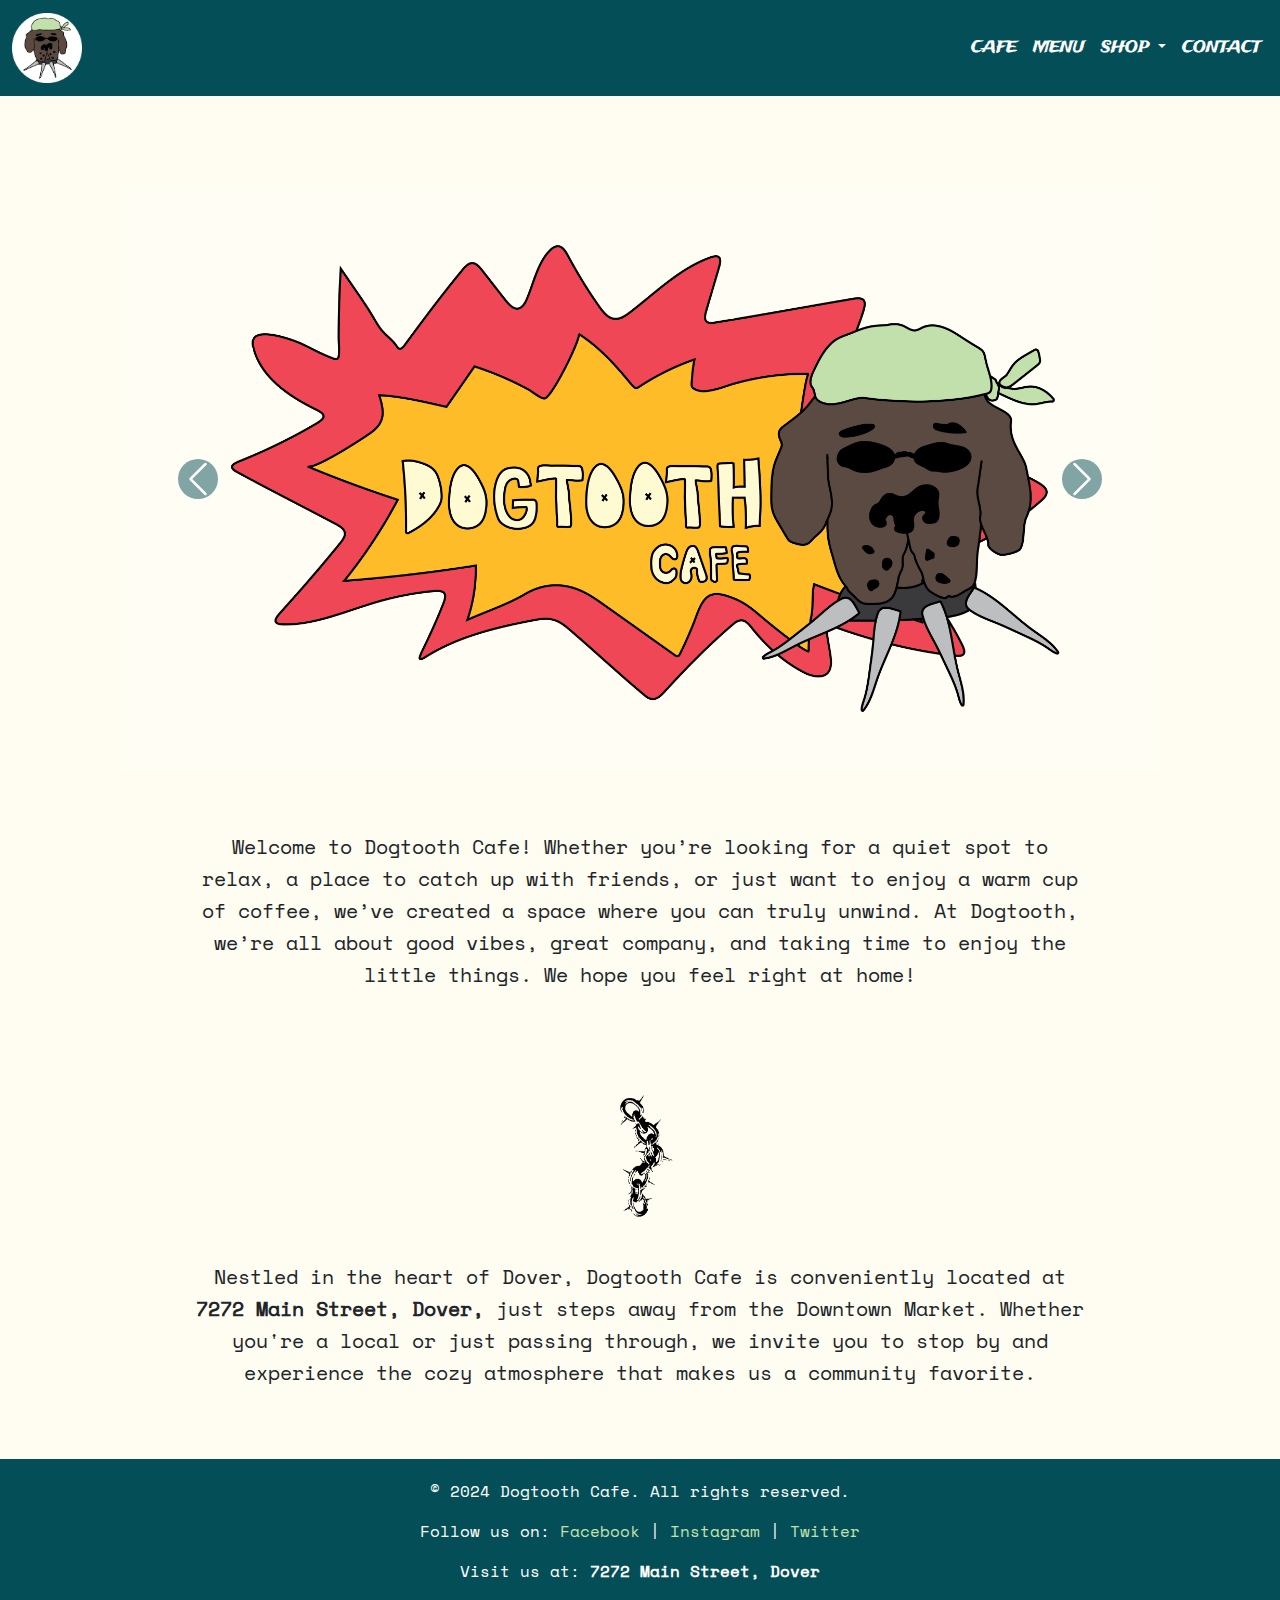
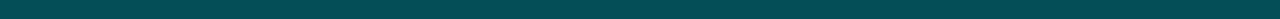
<file: index.html>
<!doctype html>
<html lang="en">
  <head>
    <meta charset="utf-8">
    <meta name="viewport" content="width=device-width, initial-scale=1">
    <meta name="description" content="YOUR DESCRIPTION HERE">
    <meta name="author" content="YOUR NAME HERE">
    <title>Starter Template · Bootstrap v5.3.3</title>

    <!-- LOAD BOOTSTRAP CSS - DO NOT DELETE -->
    <link href="https://cdn.jsdelivr.net/npm/bootstrap@5.3.3/dist/css/bootstrap.min.css" rel="stylesheet" integrity="sha384-QWTKZyjpPEjISv5WaRU9OFeRpok6YctnYmDr5pNlyT2bRjXh0JMhjY6hW+ALEwIH" crossorigin="anonymous">
    <!-- END LOADING BOOTSTRAP CSS -->

    
    <!-- Custom styles - add your own CSS to this stylesheet -->
    <link href="style.css" rel="stylesheet">
  </head>
  <body>

     <!-- START NAVBAR -->
   <nav class="navbar navbar-expand-lg">
  <div class="container-fluid">
    <a class="navbar-brand" href="index.html">
      <img src="images/dogtooth-logo2.png" alt="Brand Logo" width="70" height="70" class="d-inline-block align-text-center">
    </a>
    <button class="navbar-toggler" type="button" data-bs-toggle="collapse" data-bs-target="#navbarNavDropdown" aria-controls="navbarNavDropdown" aria-expanded="false" aria-label="Toggle navigation">
      <span class="navbar-toggler-icon"></span>
    </button>
    <div class="collapse navbar-collapse" id="navbarNavDropdown">
      <ul class="navbar-nav ms-auto">
        <li class="nav-item">
          <a class="nav-link" href="cafe.html">Cafe</a>
        </li>
        <li class="nav-item">
          <a class="nav-link" href="menu.html">Menu</a>
        </li>
        <li class="nav-item dropdown">
          <a class="nav-link dropdown-toggle" href="shop.html" role="button" data-bs-toggle="dropdown" aria-expanded="false">
            Shop
          </a>
          <ul class="dropdown-menu">
            <li><a class="dropdown-item" href="hoodies.html">Hoodies</a></li>
            <li><a class="dropdown-item" href="shirts.html">T-shirts</a></li>
            <li><a class="dropdown-item" href="swag.html">More Swag</a></li>
          </ul>
        </li>
        <li class="nav-item">
          <a class="nav-link" href="contact.html">Contact</a>
        </li>
      </ul>
    </div>
  </div>
</nav>
    <!-- END NAVBAR -->
    

<div id="carouselExampleFade" class="carousel slide carousel-fade">
  <div class="carousel-inner">
    <div class="carousel-item active">
      <img src="images/carousel-1.png" class="d-block w-100" alt="illustrated picture of the logo, a brown dog with a light green bandana">
    </div>
    <div class="carousel-item">
      <img src="images/pic2.png" class="d-block w-100" alt="image of two espresso cups filling with espresso">
    </div>
    <div class="carousel-item">
      <img src="images/pic3.png" class="d-block w-100" alt="split image of two difference scenes of the cafe">
    </div>
        <div class="carousel-item">
      <img src="images/pic4.png" class="d-block w-100" alt="close up image of a cup of coffee">
    </div>
  </div>
  <button class="carousel-control-prev" type="button" data-bs-target="#carouselExampleFade" data-bs-slide="prev">
    <span class="carousel-control-prev-icon" aria-hidden="true"></span>
    <span class="visually-hidden">Previous</span>
  </button>
  <button class="carousel-control-next" type="button" data-bs-target="#carouselExampleFade" data-bs-slide="next">
    <span class="carousel-control-next-icon" aria-hidden="true"></span>
    <span class="visually-hidden">Next</span>
  </button>
</div>

<!-- Centered paragraph section with symbols -->
<div class="responsive-container">
<div class="centered-text">

  <!-- Paragraph -->

  <p class="text-center">
    Welcome to Dogtooth Cafe! Whether you’re looking for a quiet spot to relax, a place to catch up with friends, or just want to enjoy a warm cup of coffee, we’ve created a space where you can truly unwind. At Dogtooth, we’re all about good vibes, great company, and taking time to enjoy the little things. We hope you feel right at home!
  </p>
</div>

  <!-- Symbol after paragraph -->
  <div class="image-container">
   <img src="images/chain.png" alt="black and white chains" class="symbol-image">
</div>

  <div class="centered-text">

    <!-- Paragraph 2 -->
    <p class="text-center">
      Nestled in the heart of Dover, Dogtooth Cafe is conveniently located at <strong> 7272 Main Street, Dover, </strong> just steps away from the Downtown Market. Whether you're a local or just passing through, we invite you to stop by and experience the cozy atmosphere that makes us a community favorite. 
    </p>
  </div>
</div>


<!-- FOOTER -->
<footer class="footer">
  <div class="container">
    <p>&copy; 2024 Dogtooth Cafe. All rights reserved.</p>
    <p>Follow us on:
      <a href="https://facebook.com" target="_blank">Facebook</a> |
      <a href="https://instagram.com" target="_blank">Instagram</a> |
      <a href="https://twitter.com" target="_blank">Twitter</a>
    </p>
    <p>Visit us at: <strong>7272 Main Street, Dover</strong></p>
  </div>
</footer>

<!-- LOAD BOOTSTRAP JAVASCRIPT - DO NOT DELETE -->
<script src="https://cdn.jsdelivr.net/npm/bootstrap@5.3.3/dist/js/bootstrap.bundle.min.js" integrity="sha384-YvpcrYf0tY3lHB60NNkmXc5s9fDVZLESaAA55NDzOxhy9GkcIdslK1eN7N6jIeHz" crossorigin="anonymous"></script>
<!-- END LOADING BOOTSTRAP JAVASCRIPT -->
      
  </body>
</html>
</file>
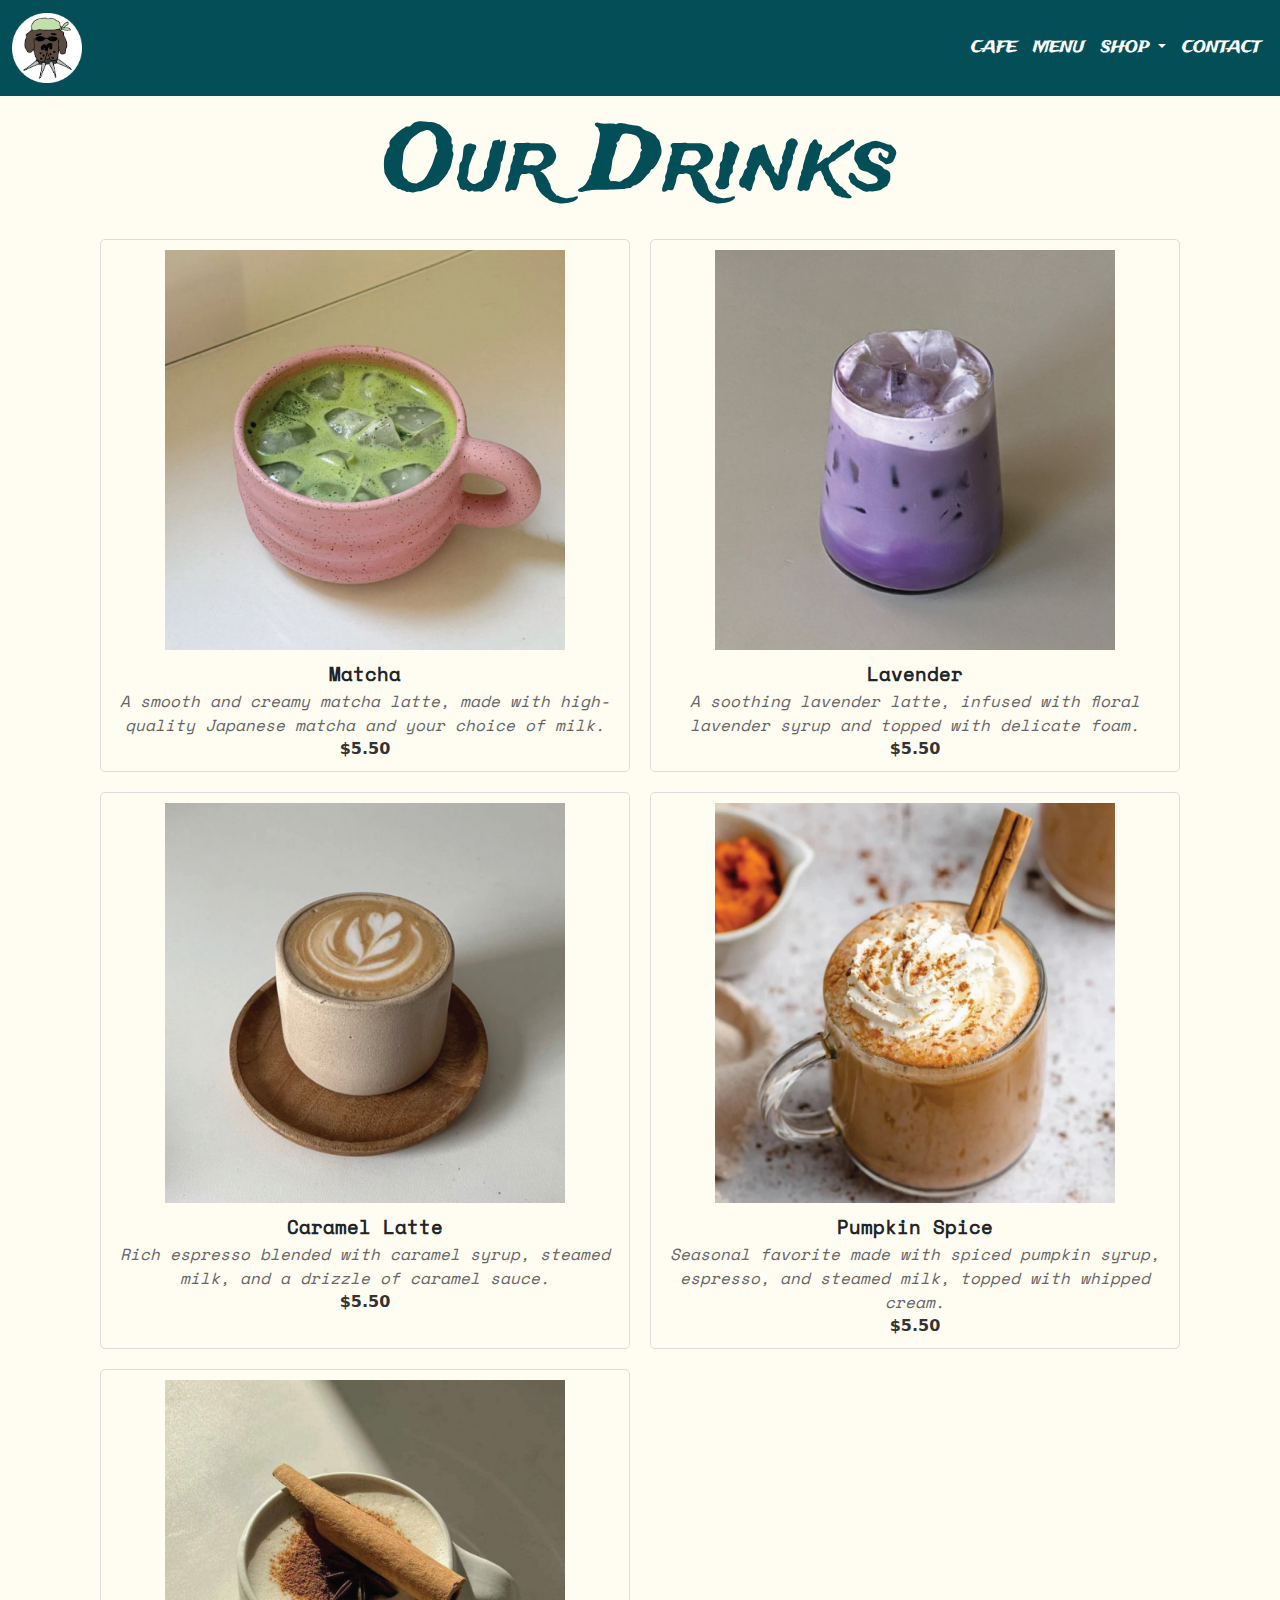
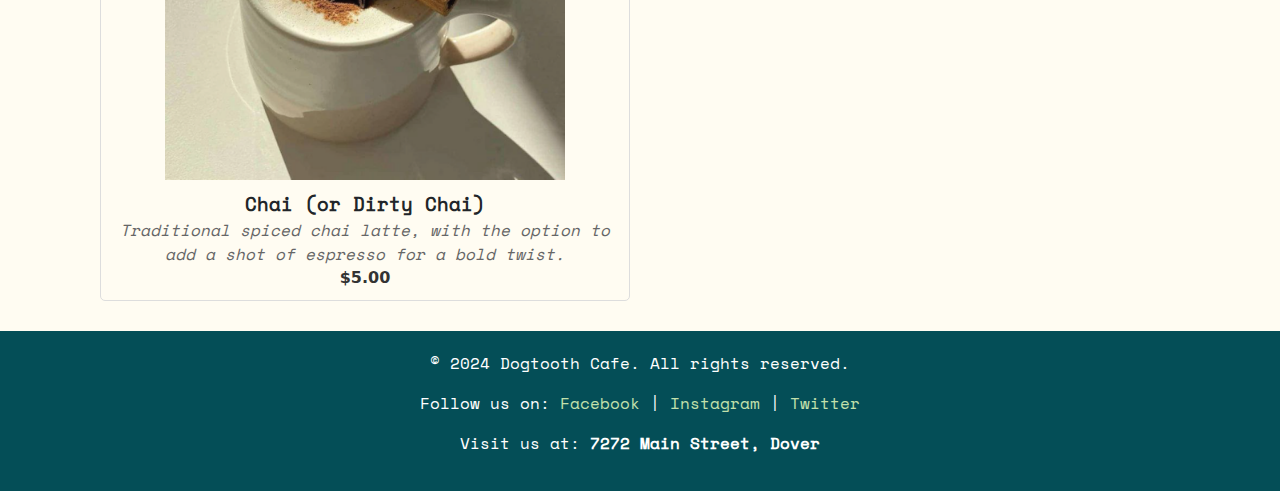
<file: cafe.html>
<!DOCTYPE html>
<html lang="en">
<head>
  <meta charset="UTF-8">
  <meta name="viewport" content="width=device-width, initial-scale=1.0">
  <title>Cafe</title>
  <link href="https://cdn.jsdelivr.net/npm/bootstrap@5.3.3/dist/css/bootstrap.min.css" rel="stylesheet">
  <link href="style.css" rel="stylesheet">


   <!-- START STYLE -->

   <style>
      h1 {
        font-family: 'Trade Winds', sans-serif;
        font-size:90px;
        text-align: center; /* Optional: Center-align the heading */
        color: #044E57;       /* Optional: Set the font color */
        margin-top: 15px;
      }

      .menu-section {
        margin-bottom: 30px;
        margin-right: 100px;
      
        margin-left: 100px;
      }

      .menu-section h2 {
        background-color: #333;
        color: #fff;
        padding: 10px;
        margin-bottom: 10px;
        text-align: center;
      }

      /* CSS Grid for Two-Column Layout */
      .menu-items {
        display: grid;
        grid-template-columns: repeat(2, 1fr); /* Creates two columns */
        gap: 20px; /* Space between items */
        margin-top: 20px;
      }


      .item-name {
        font-weight: bold;
        font-size: 1.2em;
      }

      .item-description {
        font-style: italic;
        color: #666;
      }

      .item-price {
        font-weight: bold;
        color: #333;
      }

      /* Responsive Design */
      @media (max-width: 768px) {
        .menu-items {
          grid-template-columns: 1fr; /* Single column on smaller screens */
        }
      }
    </style>
   <!-- END STYLE -->


</head>
<body>
  
   <!-- START NAVBAR -->
   <nav class="navbar navbar-expand-lg">
  <div class="container-fluid">
    <a class="navbar-brand" href="index.html">
      <img src="images/dogtooth-logo2.png" alt="Brand Logo" width="70" height="70" class="d-inline-block align-text-center">
    </a>
    <button class="navbar-toggler" type="button" data-bs-toggle="collapse" data-bs-target="#navbarNavDropdown" aria-controls="navbarNavDropdown" aria-expanded="false" aria-label="Toggle navigation">
      <span class="navbar-toggler-icon"></span>
    </button>
    <div class="collapse navbar-collapse" id="navbarNavDropdown">
      <ul class="navbar-nav ms-auto">
        <li class="nav-item">
          <a class="nav-link" href="cafe.html">Cafe</a>
        </li>
        <li class="nav-item">
          <a class="nav-link" href="menu.html">Menu</a>
        </li>
        <li class="nav-item dropdown">
          <a class="nav-link dropdown-toggle" href="shop.html" role="button" data-bs-toggle="dropdown" aria-expanded="false">
            Shop
          </a>
          <ul class="dropdown-menu">
            <li><a class="dropdown-item" href="hoodies.html">Hoodies</a></li>
            <li><a class="dropdown-item" href="shirts.html">T-shirts</a></li>
            <li><a class="dropdown-item" href="swag.html">More Swag</a></li>
          </ul>
        </li>
        <li class="nav-item">
          <a class="nav-link" href="contact.html">Contact</a>
        </li>
      </ul>
    </div>
  </div>
</nav>
    <!-- END NAVBAR -->
    

   <!-- Drinks Page Container -->
<div class="menu-container">
  <h1>Our Drinks</h1>

  <!-- Drinks Section -->
      <div class="menu-section">
  <div class="menu-items">
    <div class="menu-item">
      <img src="images/matcha.png" alt="Matcha" class="drink-image" >
      <div class="item-name">Matcha</div>
      <div class="item-description">A smooth and creamy matcha latte, made with high-quality Japanese matcha and your choice of milk.</div>
      <div class="item-price">$5.50</div>
    </div>
      <div class="menu-item">
        <img src="images/lavender.png" alt="Lavender" class="drink-image" >
        <div class="item-name">Lavender</div>
        <div class="item-description">A soothing lavender latte, infused with floral lavender syrup and topped with delicate foam.</div>
        <div class="item-price">$5.50</div>
      </div>
        <div class="menu-item">
          <img src="images/caramel.png" alt="Caramel Latte" class="drink-image" >
          <div class="item-name">Caramel Latte</div>
          <div class="item-description">Rich espresso blended with caramel syrup, steamed milk, and a drizzle of caramel sauce.</div>
          <div class="item-price">$5.50</div>
        </div>
      <div class="menu-item">
        <img src="images/pumpkin.png" alt="Pumpkin Spice" class="drink-image" >
        <div class="item-name">Pumpkin Spice</div>
        <div class="item-description">Seasonal favorite made with spiced pumpkin syrup, espresso, and steamed milk, topped with whipped cream.</div>
        <div class="item-price">$5.50</div>
      </div>
    <div class="menu-item">
      <img src="images/chai.png" alt="Chai (or Dirty Chai)" class="drink-image" >
      <div class="item-name">Chai (or Dirty Chai)</div>
      <div class="item-description">Traditional spiced chai latte, with the option to add a shot of espresso for a bold twist.</div>
      <div class="item-price">$5.00</div>
      </div>
    </div>
  </div>
</div>
 
 <!-- FOOTER -->
<footer class="footer">
  <div class="container">
    <p>&copy; 2024 Dogtooth Cafe. All rights reserved.</p>
    <p>Follow us on:
      <a href="https://facebook.com" target="_blank">Facebook</a> |
      <a href="https://instagram.com" target="_blank">Instagram</a> |
      <a href="https://twitter.com" target="_blank">Twitter</a>
    </p>
    <p>Visit us at: <strong>7272 Main Street, Dover</strong></p>
  </div>
</footer>
  

  <!-- Bootstrap Script -->
  <script src="https://cdn.jsdelivr.net/npm/bootstrap@5.3.3/dist/js/bootstrap.bundle.min.js"></script>
</body>
</html>
</file>
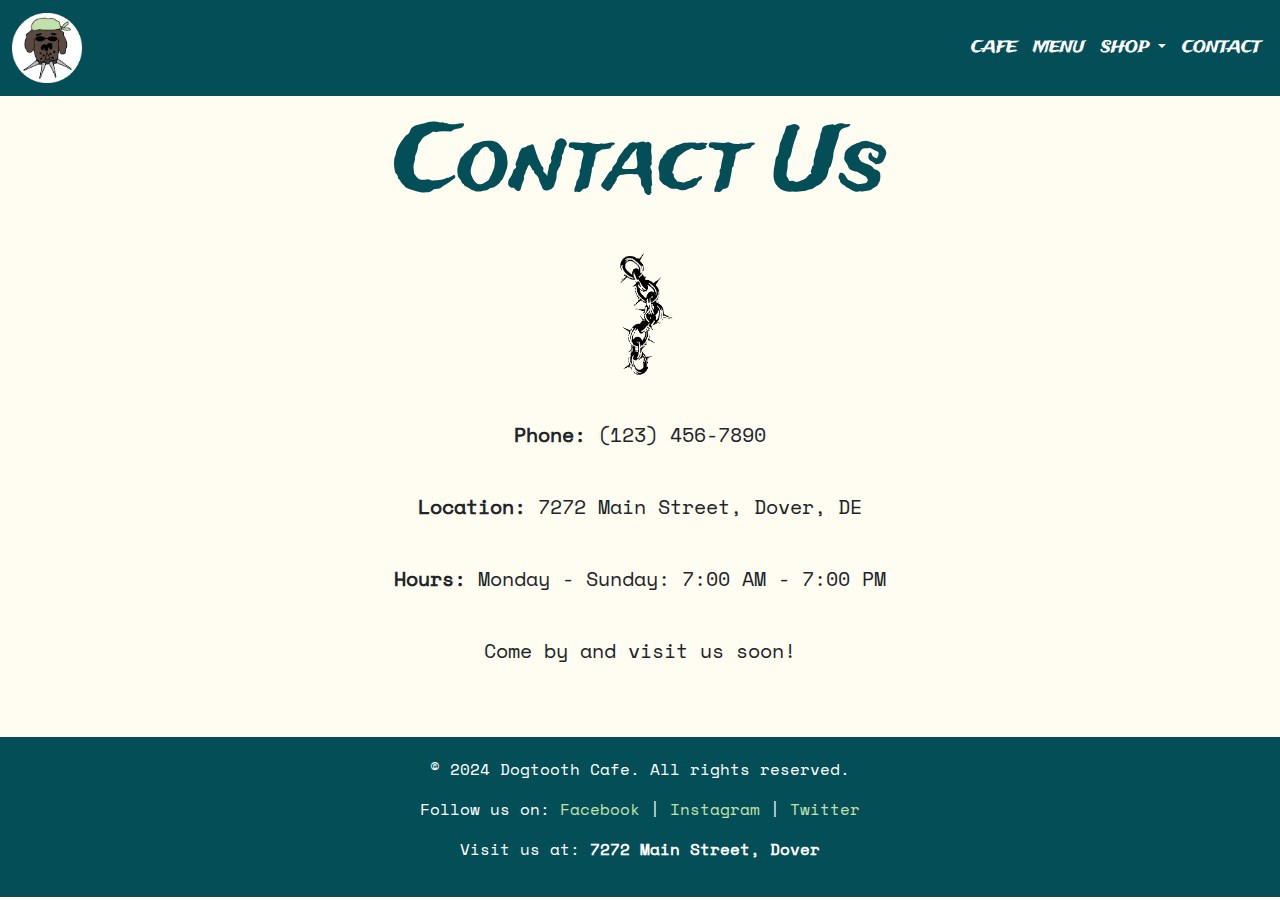
<file: contact.html>
<!DOCTYPE html>
<html lang="en">
<head>
  <meta charset="UTF-8">
  <meta name="viewport" content="width=device-width, initial-scale=1.0">
  <title>Contact</title>
  <link href="https://cdn.jsdelivr.net/npm/bootstrap@5.3.3/dist/css/bootstrap.min.css" rel="stylesheet">
  <link href="style.css" rel="stylesheet">


   <!-- START STYLE -->
    <style>
      h1 {
        font-family: 'Trade Winds', sans-serif;
        font-size:90px;
        text-align: center; /* Optional: Center-align the heading */
        color: #044E57;       /* Optional: Set the font color */
        margin-top: 15px;
      }

      .item-name {
        font-weight: bold;
        font-size: 1.2em;
      }

      .item-description {
        font-style: italic;
        color: #666;
      }

      .item-price {
        font-weight: bold;
        color: #333;
      }

      /* Responsive Design */
      @media (max-width: 768px) {
        .menu-items {
          grid-template-columns: 1fr; /* Single column on smaller screens */
        }
      }
    </style>
   
   <!-- END STYLE -->


</head>
<body>
  
   <!-- START NAVBAR -->
   <nav class="navbar navbar-expand-lg">
  <div class="container-fluid">
    <a class="navbar-brand" href="index.html">
      <img src="images/dogtooth-logo2.png" alt="Brand Logo" width="70" height="70" class="d-inline-block align-text-center">
    </a>
    <button class="navbar-toggler" type="button" data-bs-toggle="collapse" data-bs-target="#navbarNavDropdown" aria-controls="navbarNavDropdown" aria-expanded="false" aria-label="Toggle navigation">
      <span class="navbar-toggler-icon"></span>
    </button>
    <div class="collapse navbar-collapse" id="navbarNavDropdown">
      <ul class="navbar-nav ms-auto">
        <li class="nav-item">
          <a class="nav-link" href="cafe.html">Cafe</a>
        </li>
        <li class="nav-item">
          <a class="nav-link" href="menu.html">Menu</a>
        </li>
        <li class="nav-item dropdown">
          <a class="nav-link dropdown-toggle"  role="button" data-bs-toggle="dropdown" aria-expanded="false">
            Shop
          </a>
          <ul class="dropdown-menu">
            <li><a class="dropdown-item" href="hoodies.html">Hoodies</a></li>
            <li><a class="dropdown-item" href="shirts.html">T-shirts</a></li>
            <li><a class="dropdown-item" href="swag.html">More Swag</a></li>
          </ul>
        </li>
        <li class="nav-item">
          <a class="nav-link" href="contact.html">Contact</a>
        </li>
      </ul>
    </div>
  </div>
</nav>
    <!-- END NAVBAR -->
    

   <!-- Contact Page Container -->
    <div class="menu-container">
      <h1>Contact Us</h1>
      
   <!-- Add contact info here -->
  <!-- Paragraph -->

  
 <!-- Symbol after paragraph -->
<div class="image-container">
  <img src="images/chain.png" alt="black and white chains" class="symbol-image">
</div>

<!-- Centered Text Section -->
<div class="centered-text">
  <!-- Paragraph 1 -->
  

  <!-- Space between paragraph and contact details -->
  

  <!-- Contact Details -->
  <div class="contact-details text-center">
    
   
    <p><strong>Phone:</strong> (123) 456-7890</p>

    <p><strong>Location:</strong>
    7272 Main Street, Dover, DE</p>


      <p><strong>Hours:</strong> Monday - Sunday: 7:00 AM - 7:00 PM</p>
      <p> Come by and visit us soon! </p>
   </div>
  </div>
</div>

<!-- FOOTER -->
<footer class="footer">
  <div class="container">
    <p>&copy; 2024 Dogtooth Cafe. All rights reserved.</p>
    <p>Follow us on:
      <a href="https://facebook.com" target="_blank">Facebook</a> |
      <a href="https://instagram.com" target="_blank">Instagram</a> |
      <a href="https://twitter.com" target="_blank">Twitter</a>
    </p>
    <p>Visit us at: <strong>7272 Main Street, Dover</strong></p>
  </div>
</footer>

  <!-- Bootstrap Script -->
  <script src="https://cdn.jsdelivr.net/npm/bootstrap@5.3.3/dist/js/bootstrap.bundle.min.js"></script>
</body>
</html>
</file>
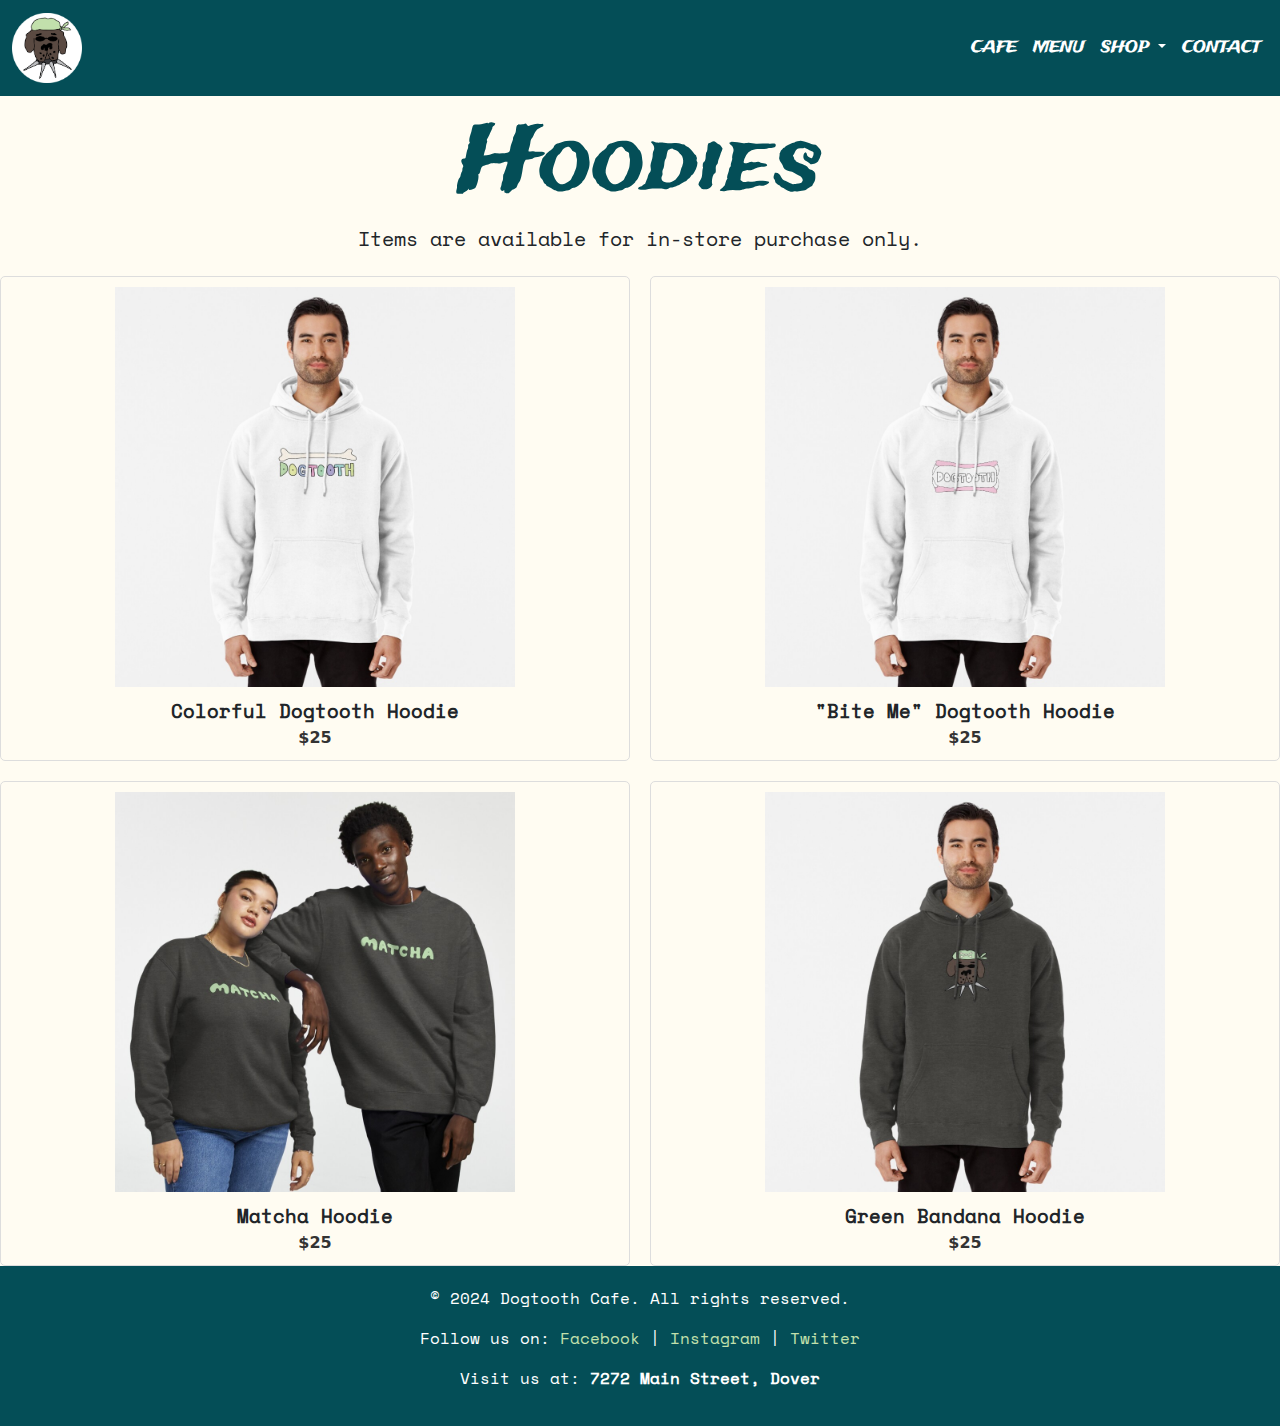
<file: hoodies.html>
<!DOCTYPE html>
<html lang="en">
<head>
  <meta charset="UTF-8">
  <meta name="viewport" content="width=device-width, initial-scale=1.0">
  <title>Hoodies</title>
  <link href="https://cdn.jsdelivr.net/npm/bootstrap@5.3.3/dist/css/bootstrap.min.css" rel="stylesheet">
  <link href="style.css" rel="stylesheet">


   <!-- START STYLE -->

    <style>
      h1 {
        font-family: 'Trade Winds', sans-serif;
        font-size:90px;
        text-align: center; /* Optional: Center-align the heading */
        color: #044E57;       /* Optional: Set the font color */
        margin-top: 15px;
      }

      h2 {
        font-family: "Space Mono", monospace;
        font-weight: 400; /* Regular weight */
        font-style: normal; /* Normal style */;
        font-size: 20px;
        text-align: center;
        margin-bottom: 25px;
      }

      .item-name {
        font-weight: bold;
        font-size: 1.2em;
      }

      .item-description {
        font-style: italic;
        color: #666;
      }

      .item-price {
        font-weight: bold;
        color: #333;
      }

      /* Responsive Design */
      @media (max-width: 768px) {
        .menu-items {
          grid-template-columns: 1fr; /* Single column on smaller screens */
        }
      }
    </style>
   <!-- END STYLE -->


</head>
<body>
  
   <!-- START NAVBAR -->
   <nav class="navbar navbar-expand-lg">
  <div class="container-fluid">
    <a class="navbar-brand" href="index.html">
      <img src="images/dogtooth-logo2.png" alt="Brand Logo" width="70" height="70" class="d-inline-block align-text-center">
    </a>
    <button class="navbar-toggler" type="button" data-bs-toggle="collapse" data-bs-target="#navbarNavDropdown" aria-controls="navbarNavDropdown" aria-expanded="false" aria-label="Toggle navigation">
      <span class="navbar-toggler-icon"></span>
    </button>
    <div class="collapse navbar-collapse" id="navbarNavDropdown">
      <ul class="navbar-nav ms-auto">
        <li class="nav-item">
          <a class="nav-link" href="cafe.html">Cafe</a>
        </li>
        <li class="nav-item">
          <a class="nav-link" href="menu.html">Menu</a>
        </li>
        <li class="nav-item dropdown">
          <a class="nav-link dropdown-toggle" role="button" data-bs-toggle="dropdown" aria-expanded="false">
            Shop
          </a>
          <ul class="dropdown-menu">
            <li><a class="dropdown-item" href="hoodies.html">Hoodies</a></li>
            <li><a class="dropdown-item" href="shirts.html">T-shirts</a></li>
            <li><a class="dropdown-item" href="swag.html">More Swag</a></li>
          </ul>
        </li>
        <li class="nav-item">
          <a class="nav-link" href="contact.html">Contact</a>
        </li>
      </ul>
    </div>
  </div>
</nav>
    <!-- END NAVBAR -->
    

   <!-- Hoodie Page Container -->
    <div class="menu-container">
      <h1>Hoodies</h1>
      <h2> Items are available for in-store purchase only.</h2>


      
   <!--  Hoodie details  -->
  <div class="menu-section">
  <div class="menu-items">
    <div class="menu-item">
      <img src="images/dogtooth-hoodie.jpg" alt="Colorful Dogtooth Hoodie" class="clothes-image" >
      <div class="item-name">Colorful Dogtooth Hoodie</div>
      <div class="item-price">$25</div>
    </div>
      <div class="menu-item">
        <img src="images/hoodie2.jpg" alt="Bite Me Dogtooth Hoodie" class="clothes-image" >
        <div class="item-name">"Bite Me" Dogtooth Hoodie</div>
        <div class="item-price">$25</div>
      </div>
        <div class="menu-item">
          <img src="images/matcha-hoodie.jpg" alt="Matcha Dogtooth Hoodie" class="clothes-image" >
          <div class="item-name">Matcha Hoodie</div>
          <div class="item-price">$25</div>
        </div>
      <div class="menu-item">
        <img src="images/green-hoodie.jpg" alt="Green Bandana Hoodie" class="clothes-image" >
        <div class="item-name">Green Bandana Hoodie</div>
        <div class="item-price">$25</div>
      </div>
   </div>
  </div>
</div>

<!-- FOOTER -->
<footer class="footer">
  <div class="container">
    <p>&copy; 2024 Dogtooth Cafe. All rights reserved.</p>
    <p>Follow us on:
      <a href="https://facebook.com" target="_blank">Facebook</a> |
      <a href="https://instagram.com" target="_blank">Instagram</a> |
      <a href="https://twitter.com" target="_blank">Twitter</a>
    </p>
    <p>Visit us at: <strong>7272 Main Street, Dover</strong></p>
  </div>
</footer>

  <!-- Bootstrap Script -->
  <script src="https://cdn.jsdelivr.net/npm/bootstrap@5.3.3/dist/js/bootstrap.bundle.min.js"></script>
</body>
</html>
</file>
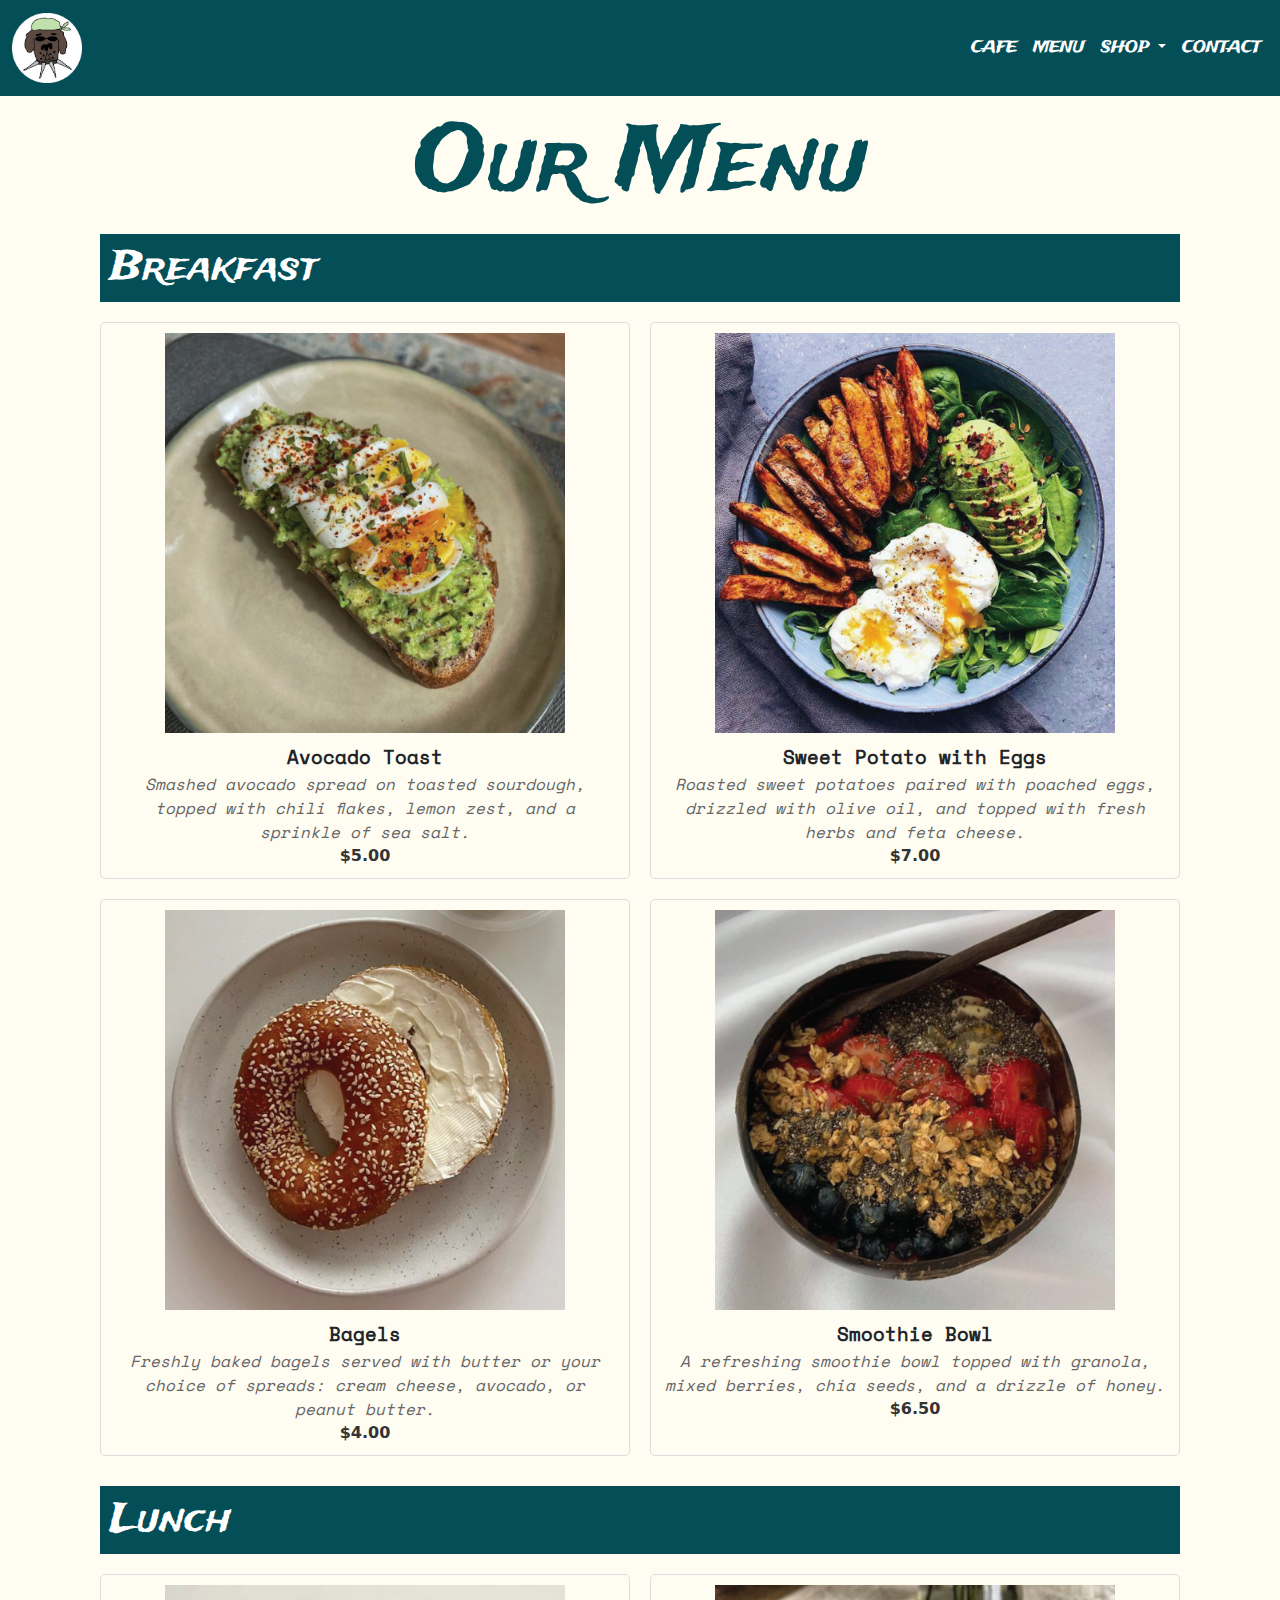
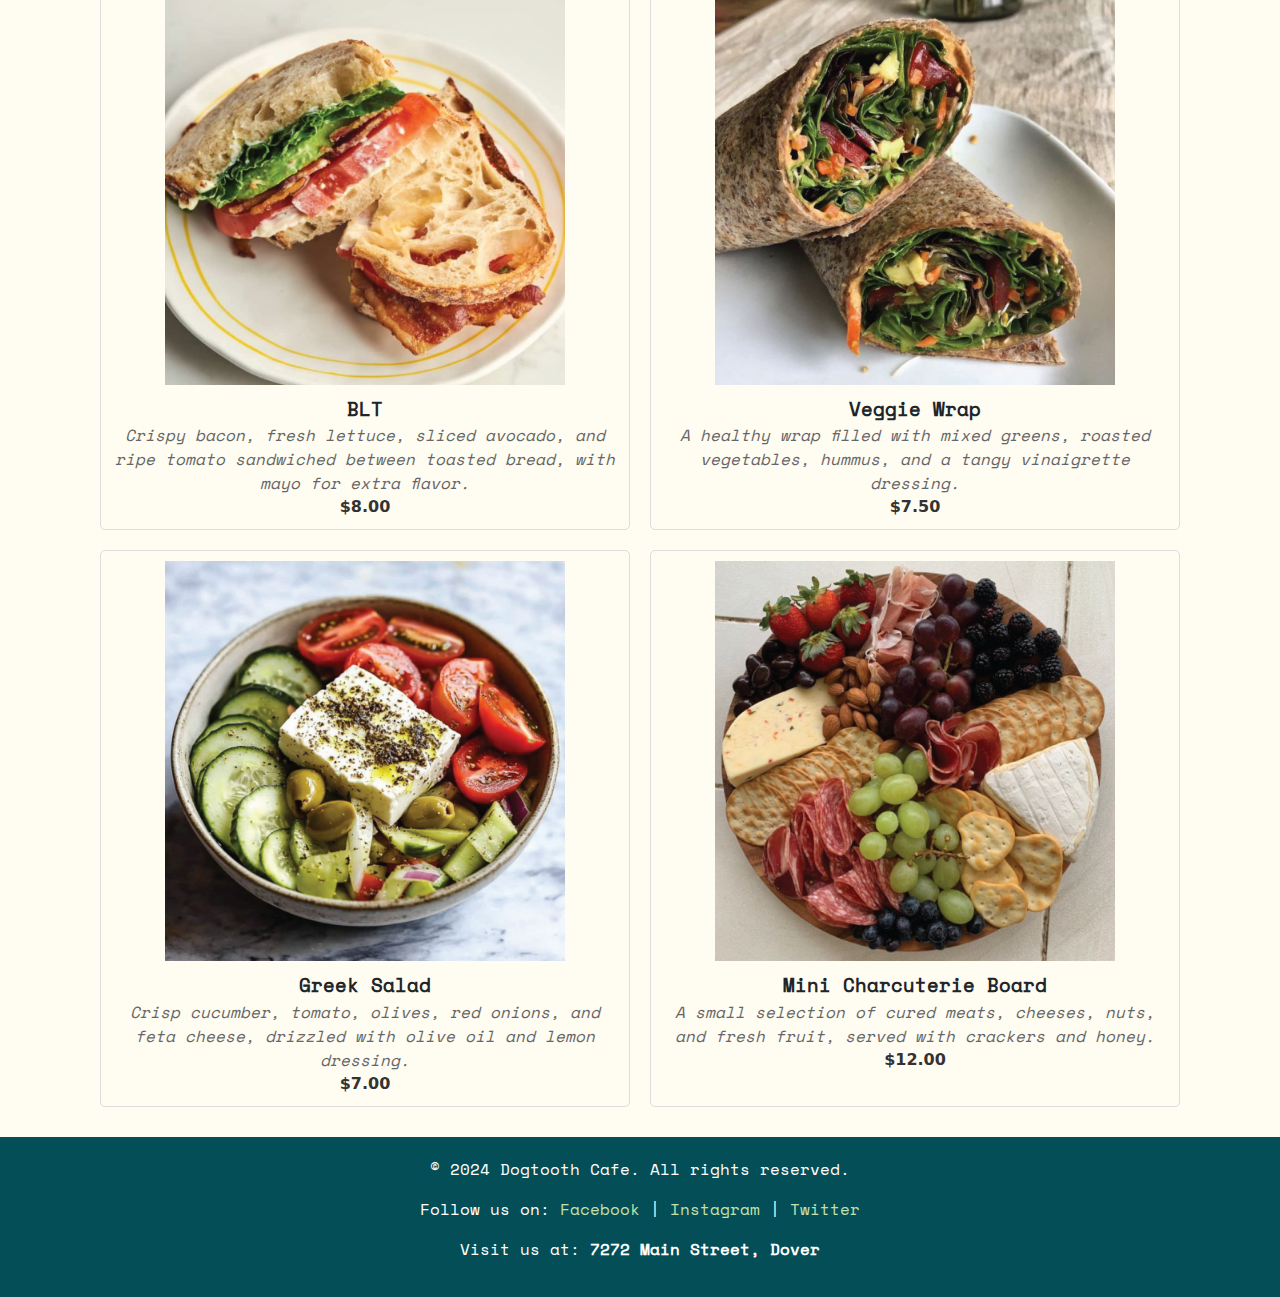
<file: menu.html>
<!DOCTYPE html>
<html lang="en">
<head>
  <meta charset="UTF-8">
  <meta name="viewport" content="width=device-width, initial-scale=1.0">
  <title>Menu</title>
  <link href="https://cdn.jsdelivr.net/npm/bootstrap@5.3.3/dist/css/bootstrap.min.css" rel="stylesheet">
  <link href="style.css" rel="stylesheet">


   <!-- START STYLE -->

   <style>
      h1 {
        font-family: 'Trade Winds', sans-serif;
        font-size:90px;
        text-align: center; /* Optional: Center-align the heading */
        color: #044E57;       /* Optional: Set the font color */
        margin-top: 15px;
      }

      h2 {
        font-family: 'Trade Winds', sans-serif;
        font-size:40px;
        color: #044E57;       /* Optional: Set the font color */
        margin-top: 15px;
      }

      .menu-section {
        margin-bottom: 30px;
        margin-right: 100px;
      
        margin-left: 100px;
      }

      .menu-section h2 {
        background-color: #044E57;
        color: #fff;
        padding: 10px;
        margin-bottom: 10px;
        text-align: left;
      }

      /* CSS Grid for Two-Column Layout */
      .menu-items {
        display: grid;
        grid-template-columns: repeat(2, 1fr); /* Creates two columns */
        gap: 20px; /* Space between items */
        margin-top: 20px;
      }


      .item-name {
        font-weight: bold;
        font-size: 1.2em;
      }

      .item-description {
        font-style: italic;
        color: #666;
      }

      .item-price {
        font-weight: bold;
        color: #333;
      }

      /* Responsive Design */
      @media (max-width: 768px) {
        .menu-items {
          grid-template-columns: 1fr; /* Single column on smaller screens */
        }
      }
    </style>
   <!-- END STYLE -->


</head>
<body>
  
   <!-- START NAVBAR -->
   <nav class="navbar navbar-expand-lg">
  <div class="container-fluid">
    <a class="navbar-brand" href="index.html">
      <img src="images/dogtooth-logo2.png" alt="Brand Logo" width="70" height="70" class="d-inline-block align-text-center">
    </a>
    <button class="navbar-toggler" type="button" data-bs-toggle="collapse" data-bs-target="#navbarNavDropdown" aria-controls="navbarNavDropdown" aria-expanded="false" aria-label="Toggle navigation">
      <span class="navbar-toggler-icon"></span>
    </button>
    <div class="collapse navbar-collapse" id="navbarNavDropdown">
      <ul class="navbar-nav ms-auto">
        <li class="nav-item">
          <a class="nav-link" href="cafe.html">Cafe</a>
        </li>
        <li class="nav-item">
          <a class="nav-link" href="menu.html">Menu</a>
        </li>
        <li class="nav-item dropdown">
          <a class="nav-link dropdown-toggle" role="button" data-bs-toggle="dropdown" aria-expanded="false">
            Shop
          </a>
          <ul class="dropdown-menu">
            <li><a class="dropdown-item" href="hoodies.html">Hoodies</a></li>
            <li><a class="dropdown-item" href="shirts.html">T-shirts</a></li>
            <li><a class="dropdown-item" href="swag.html">More Swag</a></li>
          </ul>
        </li>
        <li class="nav-item">
          <a class="nav-link" href="contact.html">Contact</a>
        </li>
      </ul>
    </div>
  </div>
</nav>
    <!-- END NAVBAR -->
    

   <!-- Menu Page Container -->
    <div class="menu-container">
      <h1>Our Menu</h1>

  <!-- Breakfast Section -->
<div class="menu-section">
  <h2>Breakfast</h2>
  <div class="menu-items">
    <div class="menu-item">
      <img src="images/avocado.png" alt="Avocado Toast" class="menu-image">
      <div class="item-name">Avocado Toast</div>
      <div class="item-description">Smashed avocado spread on toasted sourdough, topped with chili flakes, lemon zest, and a sprinkle of sea salt.</div>
      <div class="item-price">$5.00</div>
    </div>
    <div class="menu-item">
      <img src="images/sweet.png" alt="Sweet Potato with Eggs" class="menu-image">
      <div class="item-name">Sweet Potato with Eggs</div>
      <div class="item-description">Roasted sweet potatoes paired with poached eggs, drizzled with olive oil, and topped with fresh herbs and feta cheese.</div>
      <div class="item-price">$7.00</div>
    </div>
    <div class="menu-item">
      <img src="images/bagel.png" alt="Bagels" class="menu-image">
      <div class="item-name">Bagels</div>
      <div class="item-description">Freshly baked bagels served with butter or your choice of spreads: cream cheese, avocado, or peanut butter.</div>
      <div class="item-price">$4.00</div>
    </div>
    <div class="menu-item">
      <img src="images/bowl.png" alt="Smoothie Bowl" class="menu-image">
      <div class="item-name">Smoothie Bowl</div>
      <div class="item-description">A refreshing smoothie bowl topped with granola, mixed berries, chia seeds, and a drizzle of honey.</div>
      <div class="item-price">$6.50</div>
    </div>
  </div>
</div>

<!-- Lunch Section -->
<div class="menu-section">
  <h2>Lunch</h2>
  <div class="menu-items">
    <div class="menu-item">
      <img src="images/blt.png" alt="BLT" class="menu-image">
      <div class="item-name">BLT</div>
      <div class="item-description">Crispy bacon, fresh lettuce, sliced avocado, and ripe tomato sandwiched between toasted bread, with mayo for extra flavor.</div>
      <div class="item-price">$8.00</div>
    </div>
    <div class="menu-item">
      <img src="images/veggie.png" alt="Veggie Wrap" class="menu-image">
      <div class="item-name">Veggie Wrap</div>
      <div class="item-description">A healthy wrap filled with mixed greens, roasted vegetables, hummus, and a tangy vinaigrette dressing.</div>
      <div class="item-price">$7.50</div>
    </div>
    <div class="menu-item">
      <img src="images/greek.png" alt="Greek Salad" class="menu-image">
      <div class="item-name">Greek Salad</div>
      <div class="item-description">Crisp cucumber, tomato, olives, red onions, and feta cheese, drizzled with olive oil and lemon dressing.</div>
      <div class="item-price">$7.00</div>
    </div>
    <div class="menu-item">
      <img src="images/board.png" alt="Mini Charcuterie Board" class="menu-image">
      <div class="item-name">Mini Charcuterie Board</div>
      <div class="item-description">A small selection of cured meats, cheeses, nuts, and fresh fruit, served with crackers and honey.</div>
      <div class="item-price">$12.00</div>
    </div>
   </div>
  </div>
</div>

<!-- FOOTER -->
<footer class="footer">
  <div class="container">
    <p>&copy; 2024 Dogtooth Cafe. All rights reserved.</p>
    <p>Follow us on:
      <a href="https://facebook.com" target="_blank">Facebook</a> |
      <a href="https://instagram.com" target="_blank">Instagram</a> |
      <a href="https://twitter.com" target="_blank">Twitter</a>
    </p>
    <p>Visit us at: <strong>7272 Main Street, Dover</strong></p>
  </div>
</footer>

  <!-- Bootstrap Script -->
  <script src="https://cdn.jsdelivr.net/npm/bootstrap@5.3.3/dist/js/bootstrap.bundle.min.js"></script>
</body>
</html>
</file>
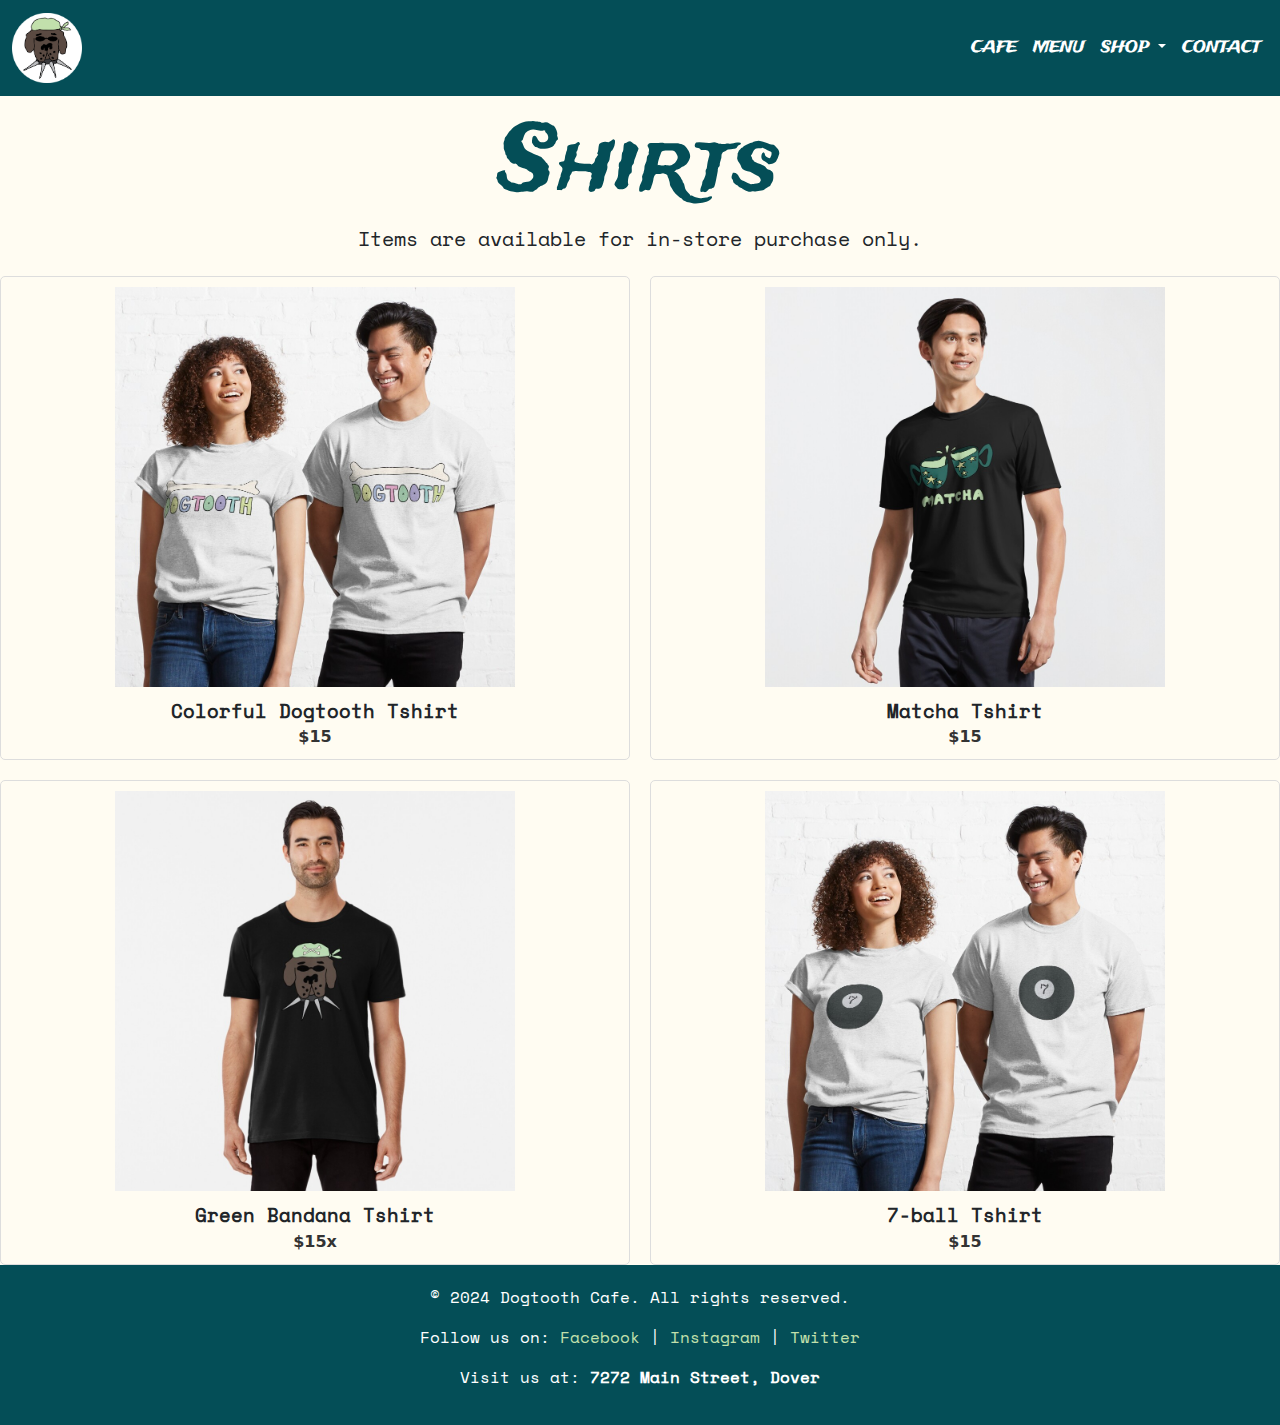
<file: shirts.html>
<!DOCTYPE html>
<html lang="en">
<head>
  <meta charset="UTF-8">
  <meta name="viewport" content="width=device-width, initial-scale=1.0">
  <title>Shirts</title>
  <link href="https://cdn.jsdelivr.net/npm/bootstrap@5.3.3/dist/css/bootstrap.min.css" rel="stylesheet">
  <link href="style.css" rel="stylesheet">


   <!-- START STYLE -->
<style>
      h1 {
        font-family: 'Trade Winds', sans-serif;
        font-size:90px;
        text-align: center; /* Optional: Center-align the heading */
        color: #044E57;       /* Optional: Set the font color */
        margin-top: 15px;
      }

       h2 {
        font-family: "Space Mono", monospace;
        font-weight: 400; /* Regular weight */
        font-style: normal; /* Normal style */;
        font-size: 20px;
        text-align: center;
        margin-bottom: 25px;
      }

      .item-name {
        font-weight: bold;
        font-size: 1.2em;
      }

      .item-description {
        font-style: italic;
        color: #666;
      }

      .item-price {
        font-weight: bold;
        color: #333;
      }

      /* Responsive Design */
      @media (max-width: 768px) {
        .menu-items {
          grid-template-columns: 1fr; /* Single column on smaller screens */
        }
      }
    </style>
   
   <!-- END STYLE -->


</head>
<body>
  
   <!-- START NAVBAR -->
   <nav class="navbar navbar-expand-lg">
  <div class="container-fluid">
    <a class="navbar-brand" href="index.html">
      <img src="images/dogtooth-logo2.png" alt="Brand Logo" width="70" height="70" class="d-inline-block align-text-center">
    </a>
    <button class="navbar-toggler" type="button" data-bs-toggle="collapse" data-bs-target="#navbarNavDropdown" aria-controls="navbarNavDropdown" aria-expanded="false" aria-label="Toggle navigation">
      <span class="navbar-toggler-icon"></span>
    </button>
    <div class="collapse navbar-collapse" id="navbarNavDropdown">
      <ul class="navbar-nav ms-auto">
        <li class="nav-item">
          <a class="nav-link" href="cafe.html">Cafe</a>
        </li>
        <li class="nav-item">
          <a class="nav-link" href="menu.html">Menu</a>
        </li>
        <li class="nav-item dropdown">
          <a class="nav-link dropdown-toggle"  role="button" data-bs-toggle="dropdown" aria-expanded="false">
            Shop
          </a>
          <ul class="dropdown-menu">
            <li><a class="dropdown-item" href="hoodies.html">Hoodies</a></li>
            <li><a class="dropdown-item" href="shirts.html">T-shirts</a></li>
            <li><a class="dropdown-item" href="swag.html">More Swag</a></li>
          </ul>
        </li>
        <li class="nav-item">
          <a class="nav-link" href="contact.html">Contact</a>
        </li>
      </ul>
    </div>
  </div>
</nav>
    <!-- END NAVBAR -->
    

   <!-- shirt Page Container -->
    <div class="menu-container">
      <h1>Shirts</h1>
      <h2> Items are available for in-store purchase only.</h2>

      
    <!-- Tshirt details  -->
  <div class="menu-section">
  <div class="menu-items">
    <div class="menu-item">
      <img src="images/dogtooth-tshirt.jpg" alt="Colorful Dogtooth Hoodie" class="clothes-image" >
      <div class="item-name">Colorful Dogtooth Tshirt</div>
      <div class="item-price">$15</div>
    </div>
      <div class="menu-item">
        <img src="images/matcha-tshirt.jpg" alt="Matcha Dogtooth Tshirt" class="clothes-image" >
        <div class="item-name">Matcha Tshirt</div>
        <div class="item-price">$15</div>
      </div>
      <div class="menu-item">
        <img src="images/green-tshirt.jpg" alt="Pumpkin Spice" class="clothes-image" >
        <div class="item-name">Green Bandana Tshirt</div>
        <div class="item-price">$15x</div>
      </div>
    <div class="menu-item">
      <img src="images/7ball-tshirt.jpg" alt="7ball Tshirt" class="clothes-image" >
      <div class="item-name">7-ball Tshirt</div>
      <div class="item-price">$15</div>
      </div>
    </div>
  </div>
</div>

<!-- FOOTER -->
<footer class="footer">
  <div class="container">
    <p>&copy; 2024 Dogtooth Cafe. All rights reserved.</p>
    <p>Follow us on:
      <a href="https://facebook.com" target="_blank">Facebook</a> |
      <a href="https://instagram.com" target="_blank">Instagram</a> |
      <a href="https://twitter.com" target="_blank">Twitter</a>
    </p>
    <p>Visit us at: <strong>7272 Main Street, Dover</strong></p>
  </div>
</footer>
  

  <!-- Bootstrap Script -->
  <script src="https://cdn.jsdelivr.net/npm/bootstrap@5.3.3/dist/js/bootstrap.bundle.min.js"></script>
</body>
</html>
</file>
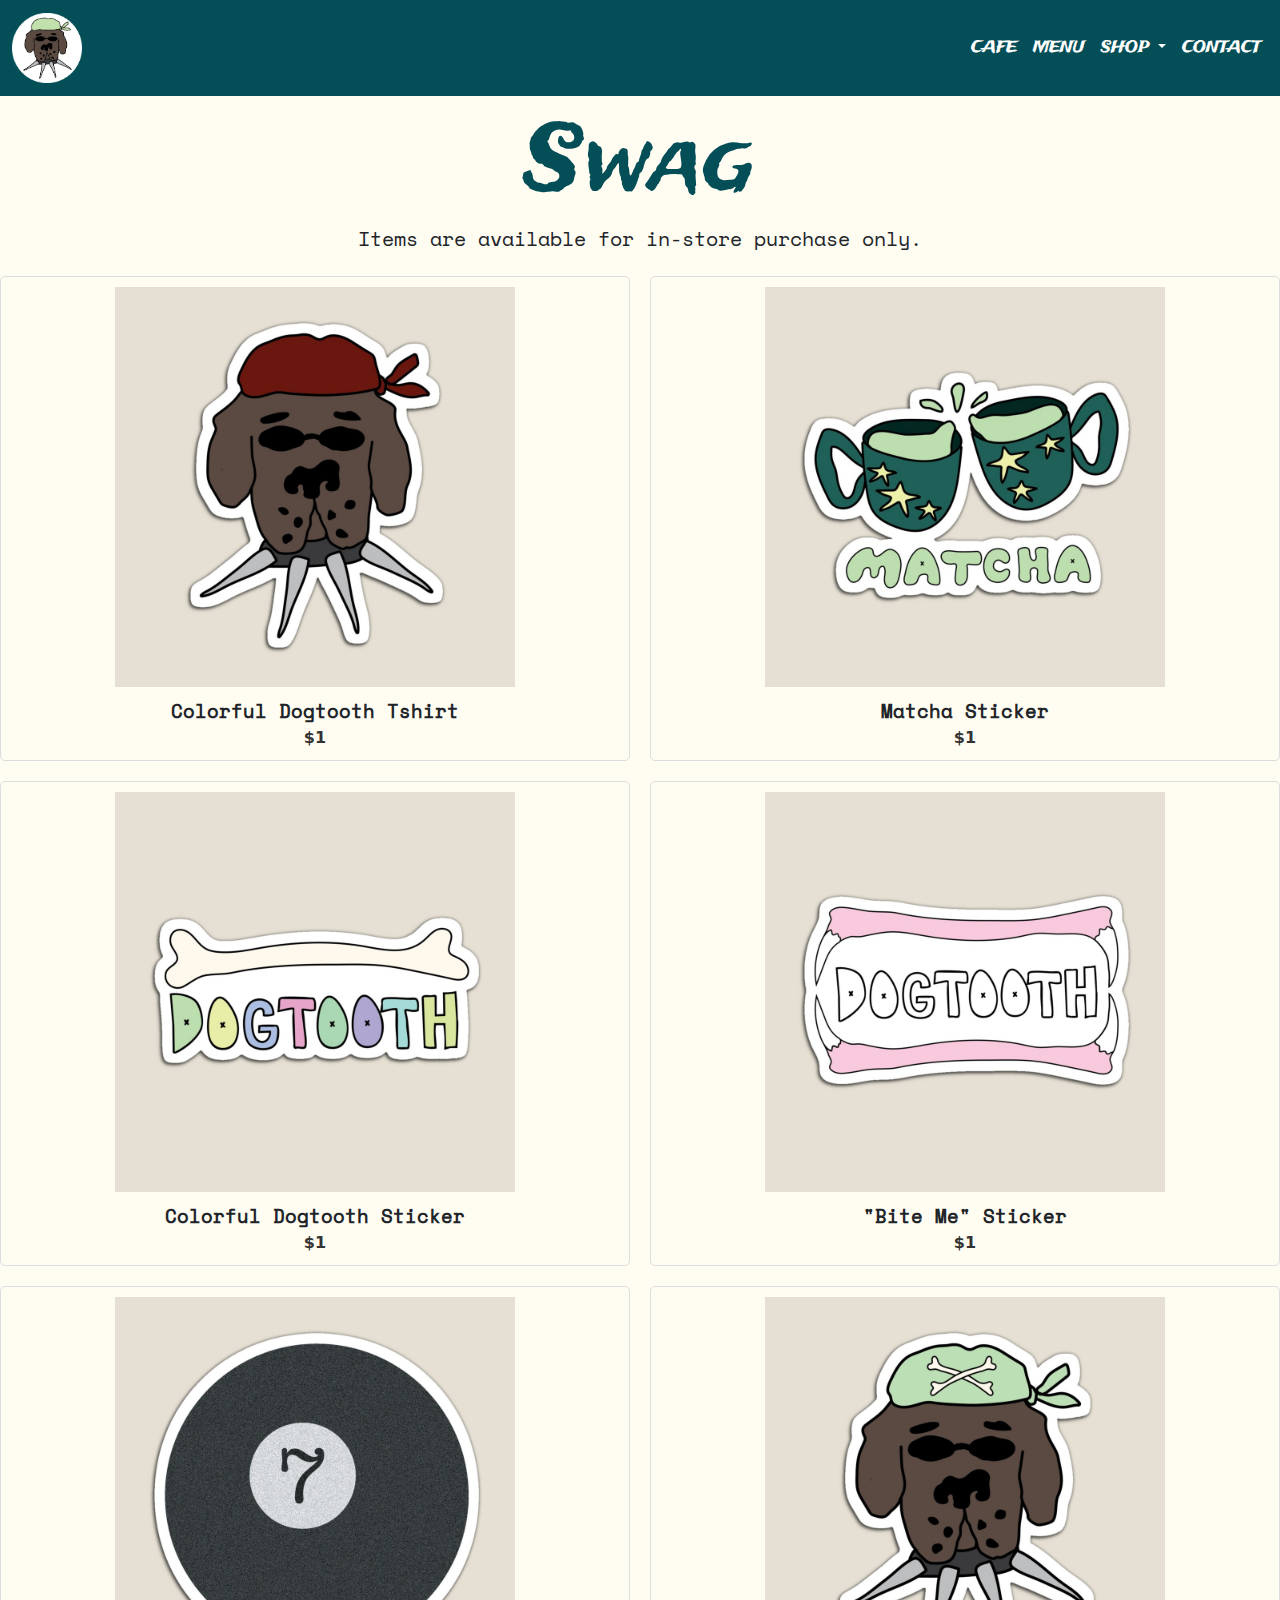
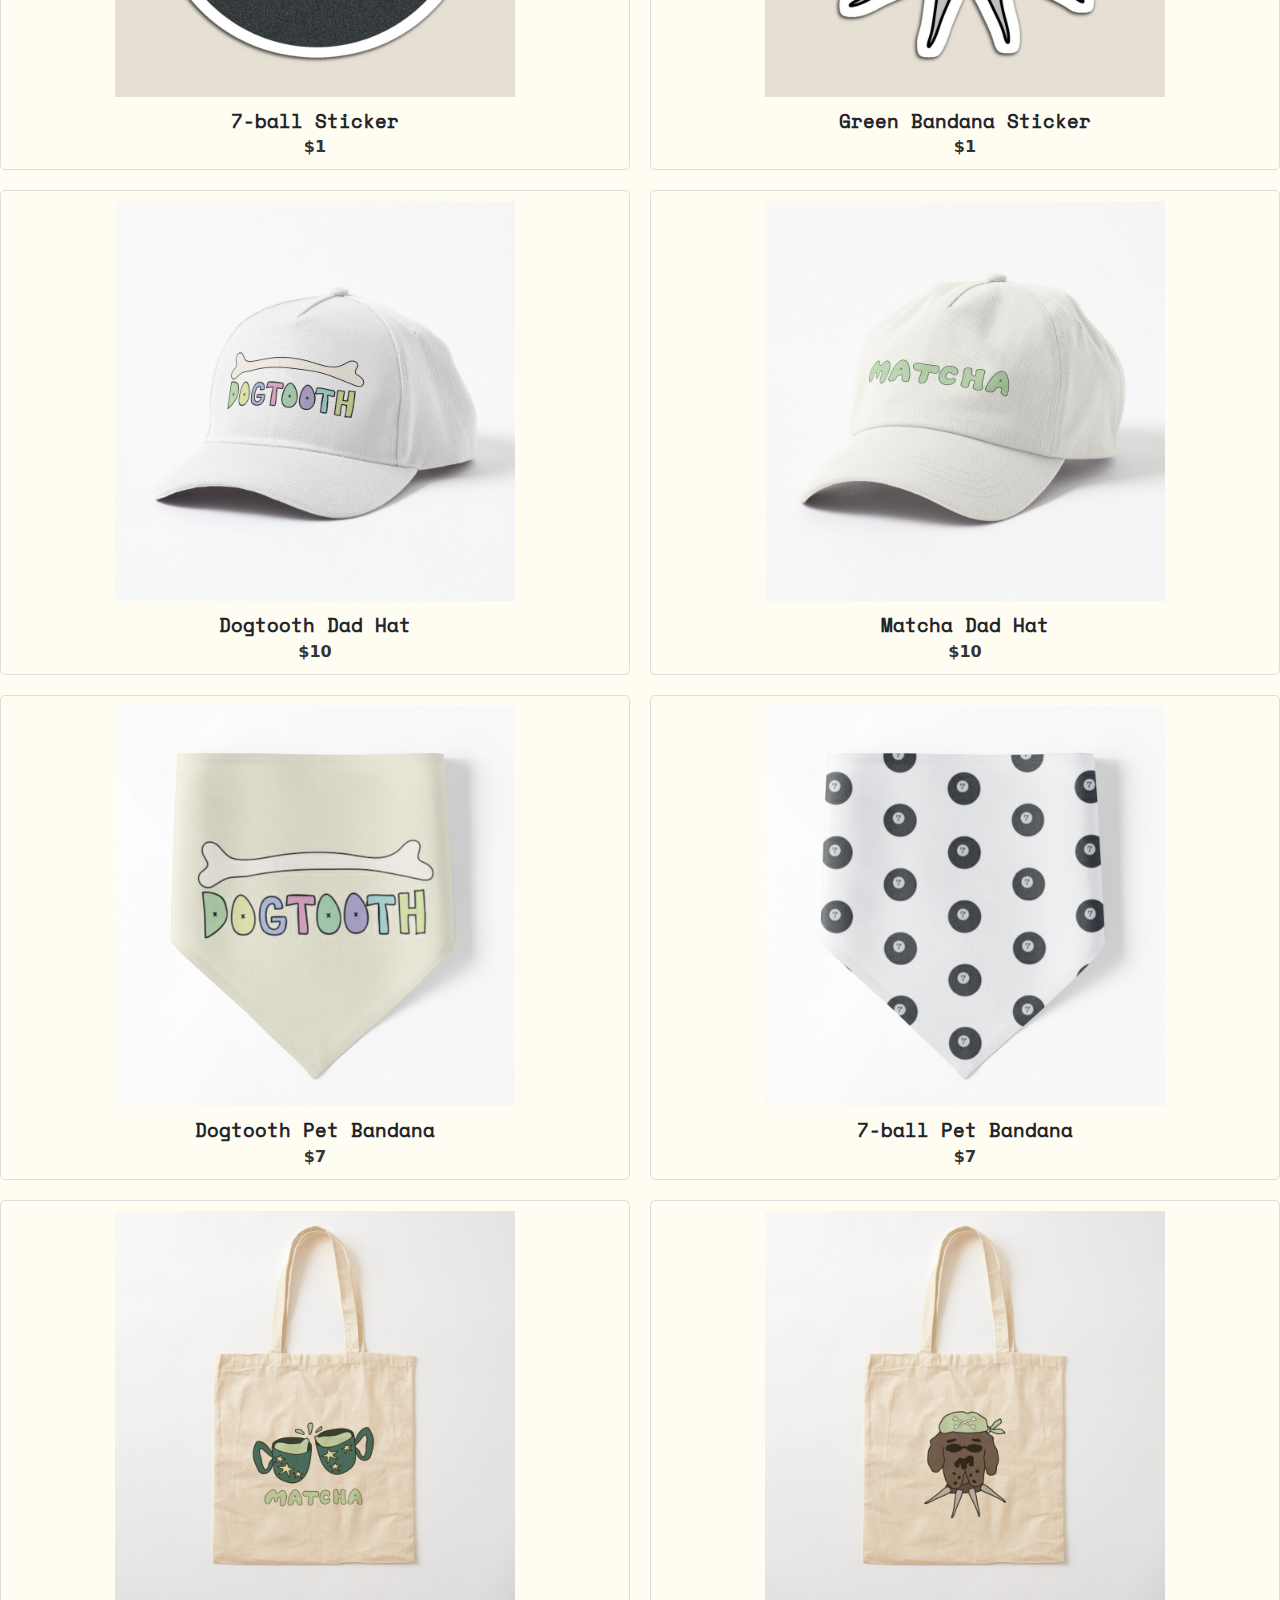
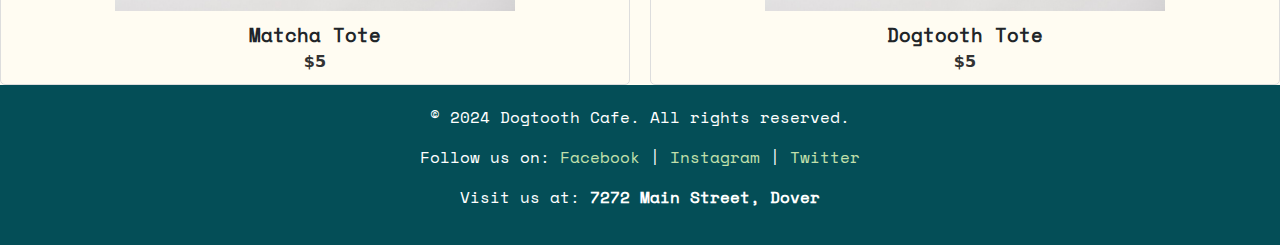
<file: swag.html>
<!DOCTYPE html>
<html lang="en">
<head>
  <meta charset="UTF-8">
  <meta name="viewport" content="width=device-width, initial-scale=1.0">
  <title>Swag</title>
  <link href="https://cdn.jsdelivr.net/npm/bootstrap@5.3.3/dist/css/bootstrap.min.css" rel="stylesheet">
  <link href="style.css" rel="stylesheet">


   <!-- START STYLE -->
      <style>
      h1 {
        font-family: 'Trade Winds', sans-serif;
        font-size:90px;
        text-align: center; /* Optional: Center-align the heading */
        color: #044E57;       /* Optional: Set the font color */
        margin-top: 15px;
      }

      h2 {
        font-family: "Space Mono", monospace;
        font-weight: 400; /* Regular weight */
        font-style: normal; /* Normal style */;
        font-size: 20px;
        text-align: center;
        margin-bottom: 25px;
      }

      .item-name {
        font-weight: bold;
        font-size: 1.2em;
      }

      .item-description {
        font-style: italic;
        color: #666;
      }

      .item-price {
        font-weight: bold;
        color: #333;
      }

      /* Responsive Design */
      @media (max-width: 768px) {
        .menu-items {
          grid-template-columns: 1fr; /* Single column on smaller screens */
        }
      }
    </style>
   
   <!-- END STYLE -->


</head>
<body>
  
   <!-- START NAVBAR -->
   <nav class="navbar navbar-expand-lg">
  <div class="container-fluid">
    <a class="navbar-brand" href="index.html">
      <img src="images/dogtooth-logo2.png" alt="Brand Logo" width="70" height="70" class="d-inline-block align-text-center">
    </a>
    <button class="navbar-toggler" type="button" data-bs-toggle="collapse" data-bs-target="#navbarNavDropdown" aria-controls="navbarNavDropdown" aria-expanded="false" aria-label="Toggle navigation">
      <span class="navbar-toggler-icon"></span>
    </button>
    <div class="collapse navbar-collapse" id="navbarNavDropdown">
      <ul class="navbar-nav ms-auto">
        <li class="nav-item">
          <a class="nav-link" href="cafe.html">Cafe</a>
        </li>
        <li class="nav-item">
          <a class="nav-link" href="menu.html">Menu</a>
        </li>
        <li class="nav-item dropdown">
          <a class="nav-link dropdown-toggle"  role="button" data-bs-toggle="dropdown" aria-expanded="false">
            Shop
          </a>
          <ul class="dropdown-menu">
            <li><a class="dropdown-item" href="hoodies.html">Hoodies</a></li>
            <li><a class="dropdown-item" href="shirts.html">T-shirts</a></li>
            <li><a class="dropdown-item" href="swag.html">More Swag</a></li>
          </ul>
        </li>
        <li class="nav-item">
          <a class="nav-link" href="contact.html">Contact</a>
        </li>
      </ul>
    </div>
  </div>
</nav>
    <!-- END NAVBAR -->
    

   <!-- Swag Page Container -->
    <div class="menu-container">
      <h1>Swag</h1>
      <h2> Items are available for in-store purchase only.</h2>

      
   <!-- Swag details -->
  <div class="menu-section">
  <div class="menu-items">
    <div class="menu-item">
      <img src="images/magnet1.jpg" alt="Red Bandana Sticker" class="clothes-image" >
      <div class="item-name">Colorful Dogtooth Tshirt</div>
      <div class="item-price">$1</div>
    </div>
      <div class="menu-item">
        <img src="images/matcha-magnet.jpg" alt="Matcha Sticker" class="clothes-image" >
        <div class="item-name">Matcha Sticker</div>
        <div class="item-price">$1</div>
      </div>
        <div class="menu-item">
          <img src="images/colorful-bone.jpg" alt="Colorful Dogtooth Sticker" class="clothes-image" >
          <div class="item-name">Colorful Dogtooth Sticker</div>
          <div class="item-price">$1</div>
        </div>
      <div class="menu-item">
        <img src="images/teeth-sticker.jpg" alt="Bite Me Sticker" class="clothes-image" >
        <div class="item-name">"Bite Me" Sticker</div>
        <div class="item-price">$1</div>
      </div>
      <div class="menu-item">
      <img src="images/7ball-sticker.jpg" alt="7-ball Sticker" class="clothes-image" >
      <div class="item-name">7-ball Sticker</div>
      <div class="item-price">$1</div>
    </div>
    <div class="menu-item">
      <img src="images/bone-sticker.jpg" alt="Green Bandana Sticker" class="clothes-image" >
      <div class="item-name">Green Bandana Sticker</div>
      <div class="item-price">$1</div>
    </div>
    <div class="menu-item">
      <img src="images/dogtooth-hat.jpg" alt="Dogtooth Dad Hat" class="clothes-image" >
      <div class="item-name">Dogtooth Dad Hat</div>
      <div class="item-price">$10</div>
    </div>
    <div class="menu-item">
      <img src="images/matcha-hat.jpg" alt="Matcha Dad Hat" class="clothes-image" >
      <div class="item-name">Matcha Dad Hat</div>
      <div class="item-price">$10</div>
    </div>
    <div class="menu-item">
      <img src="images/pet-bandnana.jpg" alt="Dogtooth Pet Bandana" class="clothes-image" >
      <div class="item-name">Dogtooth Pet Bandana</div>
      <div class="item-price">$7</div>
    </div>
    <div class="menu-item">
      <img src="images/7-ball-bandana.jpg" alt="7-ball Pet Bandana" class="clothes-image" >
      <div class="item-name">7-ball Pet Bandana</div>
      <div class="item-price">$7</div>
    </div>
    <div class="menu-item">
      <img src="images/matcha-tote.jpg" alt="Matcha Tote" class="clothes-image" >
      <div class="item-name">Matcha Tote</div>
      <div class="item-price">$5</div>
    </div>
    <div class="menu-item">
      <img src="images/tote2.jpg" alt="Dogtooth Tote" class="clothes-image" >
      <div class="item-name">Dogtooth Tote</div>
      <div class="item-price">$5</div>
    </div>
   </div>
  </div>
</div>

<!-- FOOTER -->
<footer class="footer">
  <div class="container">
    <p>&copy; 2024 Dogtooth Cafe. All rights reserved.</p>
    <p>Follow us on:
      <a href="https://facebook.com" target="_blank">Facebook</a> |
      <a href="https://instagram.com" target="_blank">Instagram</a> |
      <a href="https://twitter.com" target="_blank">Twitter</a>
    </p>
    <p>Visit us at: <strong>7272 Main Street, Dover</strong></p>
  </div>
</footer>
  

  <!-- Bootstrap Script -->
  <script src="https://cdn.jsdelivr.net/npm/bootstrap@5.3.3/dist/js/bootstrap.bundle.min.js"></script>
</body>
</html>
</file>
<file: style.css>
/* --------------------------------- */
/* FONTS */
/* --------------------------------- */

/* Load the Trade Winds font using @font-face */
@font-face {
  font-family: "Trade Winds";
  src: url("fonts/TradeWinds-Regular.ttf") format("truetype");
  font-weight: 400; /* Regular weight */
  font-style: normal; /* Normal style */
}

.trade-winds-regular {
  font-family: "Trade Winds", system-ui, sans-serif; /* Fall back to system-ui or sans-serif */
  font-weight: 400;
  font-style: normal;
  font-size: 30px; /* Apply font size here */
}

/* Load the Space Mono font using @font-face */
@font-face {
  font-family: "Space Mono";
  src: url("fonts/SpaceMono-Regular.ttf") format("truetype");
  font-weight: 400; /* Regular weight */
  font-style: normal; /* Normal style */
}

.space-mono-regular {
  font-family: "Space Mono", monospace; /* Fall back to monospace */
  font-weight: 400;
  font-style: normal;
  font-size: 30px; /* Apply font size here */
}

/* --------------------------------- */
/* NAVBAR */
/* --------------------------------- */

.navbar {
  background-color: #044E57; /* Blue-green background */
}

.navbar .nav-link {
  color: #FFFFFF; /* White text */
  font-family: "Trade Winds", system-ui;
  font-size: 16px;
  text-transform: uppercase;
  font-weight: 400;
}

.navbar .nav-link:hover {
  color: #C2E0AC; /* Lighter green on hover */
  text-decoration: none; /* Remove underline */
}

.navbar .dropdown-menu {
  background-color: #333; /* Dark background */
  border: none; /* Remove border */
}

.navbar .dropdown-item {
  color: #FFFFFF; /* White text */
  font-family: "Space Mono", monospace;
  font-size: 14px;
}

.navbar .dropdown-item:hover {
  background-color: #C2E0AC; /* Highlight color */
  color: #044E57; /* Text color */
}

/* Adjust body content margin for navbar overlap */
body {
  margin: 0; /* Remove default margin */
}

.content {
  margin-top: 60px; /* Match navbar height */
}

/* --------------------------------- */
/* CAROUSEL */
/* --------------------------------- */

#carouselExampleFade {
  margin: 90px 120px 50px; /* Top, Right/Left, Bottom */
}

.carousel-control-prev-icon,
.carousel-control-next-icon {
  background-color: #044E57; /* Control arrow color */
  border-radius: 50%; /* Circular background */
  width: 40px;
  height: 40px;
}

body {
  background-color: #FFFCF2; /* Light cream background */
}

/* --------------------------------- */
/* CENTERED TEXT (PAGE 1) */
/* --------------------------------- */

.centered-text {
  display: flex;
  flex-direction: column; /* Stack content vertically */
  justify-content: center;
  align-items: center;
  height: auto; /* Adjust height dynamically based on content */
  padding: 0 15%;
  text-align: center;
  box-sizing: border-box;
  word-wrap: break-word;
}

.centered-text p {
  font-family: 'Space Mono', sans-serif;
  font-size: 20px;
  line-height: 1.6; /* Improve readability */
  margin: 10px 0; /* Add spacing between paragraphs */
}

/* Symbol image container */
.image-container {
  display: flex;
  justify-content: center;
  gap: 10px; /* Space between images */
  margin: 20px 0; /* Add spacing above and below */
}

.symbol-image {
  max-width: 100px; /* Smaller size for responsiveness */
  height: auto;
  padding: 5px;
}

.centered-text {
  padding-bottom: 70px; /* Room above the footer */
  text-align: center;
}

.centered-text p:last-child {
  margin-bottom: 0; /* Avoid stacking extra margin if padding is used */
}

/* Responsive adjustments */
@media (max-width: 768px) {
  .centered-text {
    padding: 0 8%; /* Slightly reduce padding */
  }
  .centered-text p {
    font-size: 18px; /* Slightly smaller font size */
    line-height: 1.5; /* Adjust line spacing */
  }
  .symbol-image {
    max-width: 80px; /* Adjust size for smaller screens */
  }
}

@media (max-width: 480px) {
  .centered-text {
    padding: 0 5%; /* Reduce padding further for very small screens */
  }
  .centered-text p {
    font-size: 16px; /* Smaller font size */
  }
  .symbol-image {
    max-width: 60px; /* Further reduce size */
  }
}


/* --------------------------------- */
/* CHAINS SYMBOL IMAGE */
/* --------------------------------- */

.image-container {
  display: flex;
  justify-content: center;
  gap: 10px;
  margin: 20px 0;
}

.symbol-image {
  max-width: 150px;
  height: 150px;
  padding: 10px;
}

/* --------------------------------- */
/* MENU / SHOP */
/* --------------------------------- */

.menu-items {
  display: grid;
  grid-template-columns: repeat(2, 1fr); /* Two equal columns */
  gap: 20px;
}

.menu-item {
  text-align: center;
  padding: 10px;
  border: 1px solid #ddd; /* Optional border */
  border-radius: 5px;
}

.drink-image,
.menu-image, .clothes-image {
  width: 400px; /* Image size */
  height: auto; /* Maintain aspect ratio */
  margin-bottom: 10px;
}

/* Responsive adjustments */
@media (max-width: 768px) {
  .menu-items {
    grid-template-columns: 1fr; /* Single column on small screens */
  }
}

/* fonts */
/* Apply Space Mono font to item name and description */
.item-name, .item-description {
  font-family: "Space Mono", monospace;
  font-weight: 400; /* Regular weight */
  font-style: normal; /* Normal style */
}

.clothes-image {
  position: relative;
  width: 400px; /* Adjust image size */
  height: auto;
  margin-bottom: 10px;
  overflow: hidden; /* Ensure the zoomed part stays inside the image container */
  transition: transform 0.3s ease-in-out; /* Smooth transition */
}

.clothes-image:hover {
  transform: scale(1.3); /* Zoom in the image */
}

/* Optionally, you can add a border or shadow for emphasis */
.clothes-image:hover {
  box-shadow: 0 0 10px rgba(0, 0, 0, 0.3); /* Adds a subtle shadow */
}


/* --------------------------------- */
/* Contact page */
/* --------------------------------- */

.centered-text p {
  margin-bottom: 40px; /* Adds space below each paragraph */
}

.contact-details p {
  margin-bottom: 40px; /* Adds space between contact details paragraphs */
}

.image-container {
  margin: 20px 0; /* Adds space above and below the image */
}



/* --------------------------------- */
/* FOOTER */
/* --------------------------------- */

.footer {
  background-color: #044E57; /* Custom dark blue-green background */
  color: #FFFFFF; /* White text */
  padding: 20px 0;
  font-family: 'Space Mono', monospace; /* Use your custom font */
  text-align: center;
}

.footer a {
  color: #C2E0AC; /* Light green links */
  text-decoration: none;
}

.footer a:hover {
  color: #FFFFFF; /* White on hover */
  text-decoration: underline;
}
</file>
